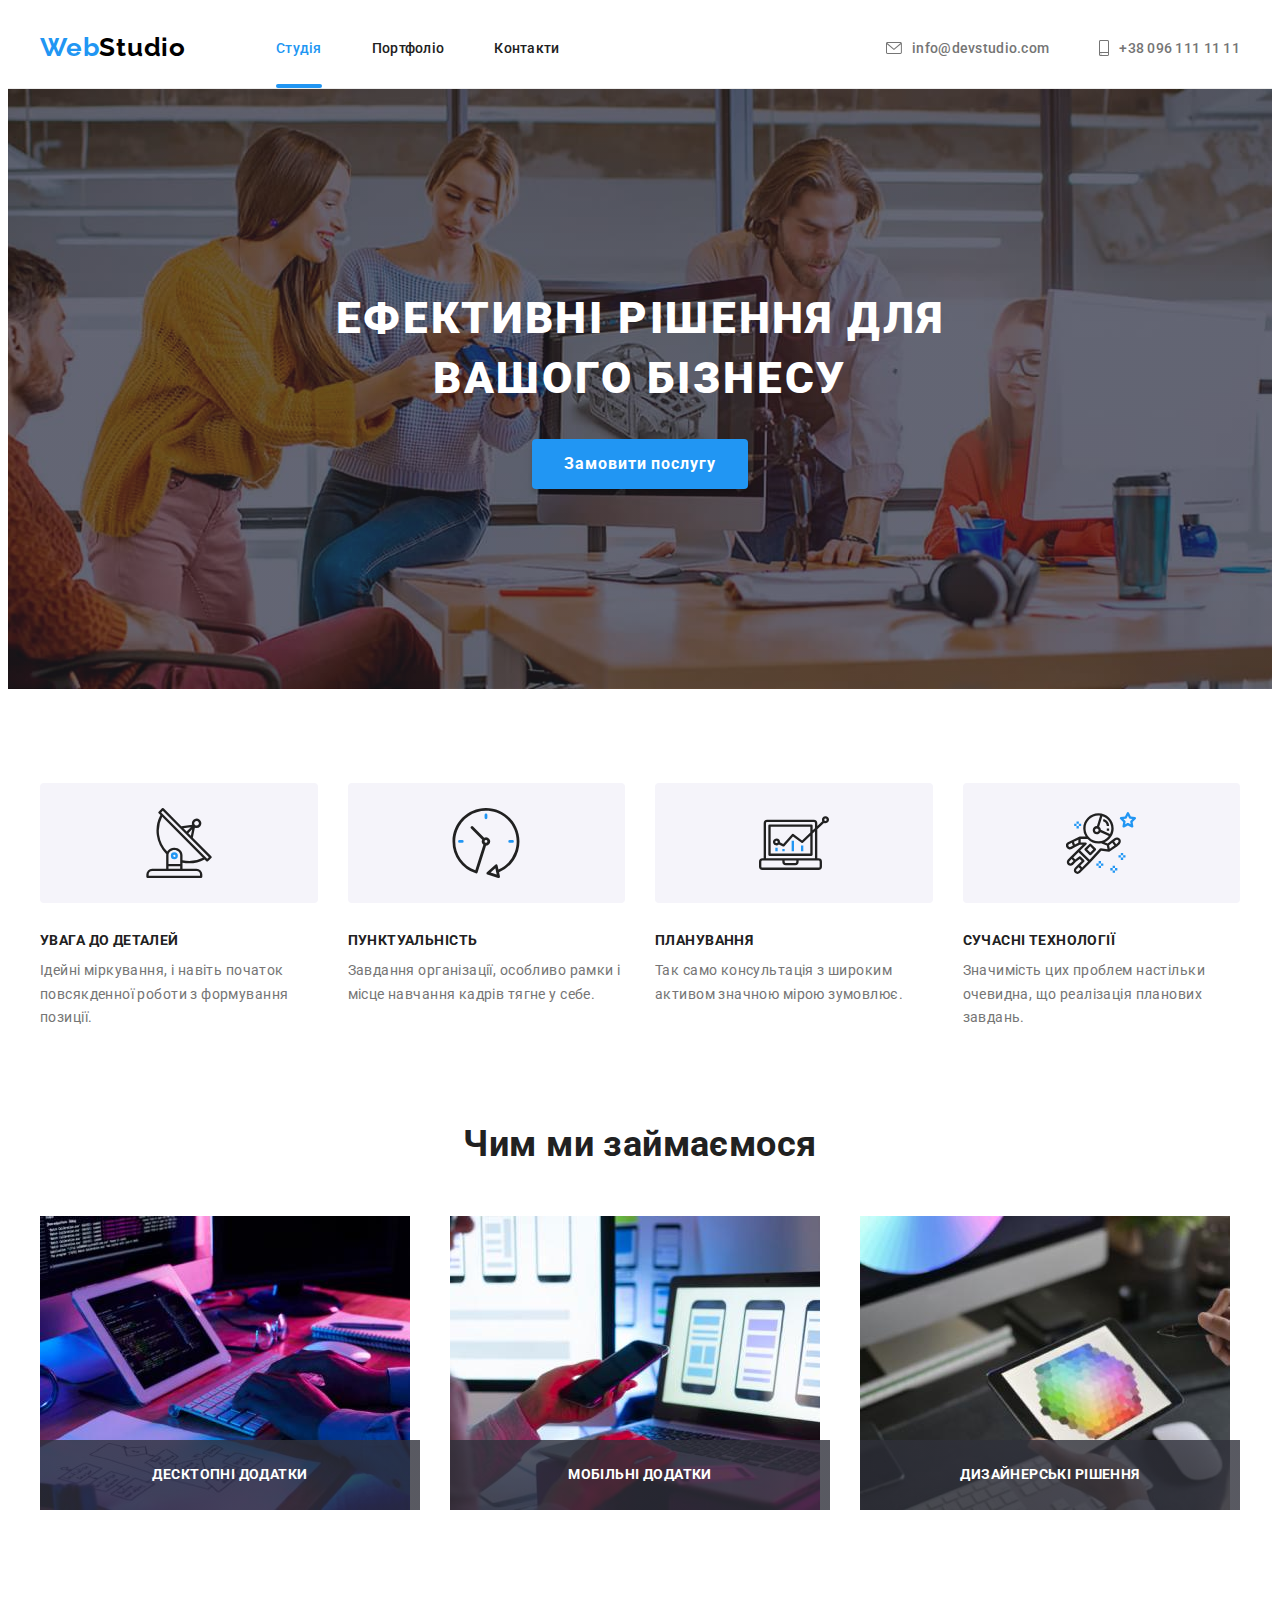
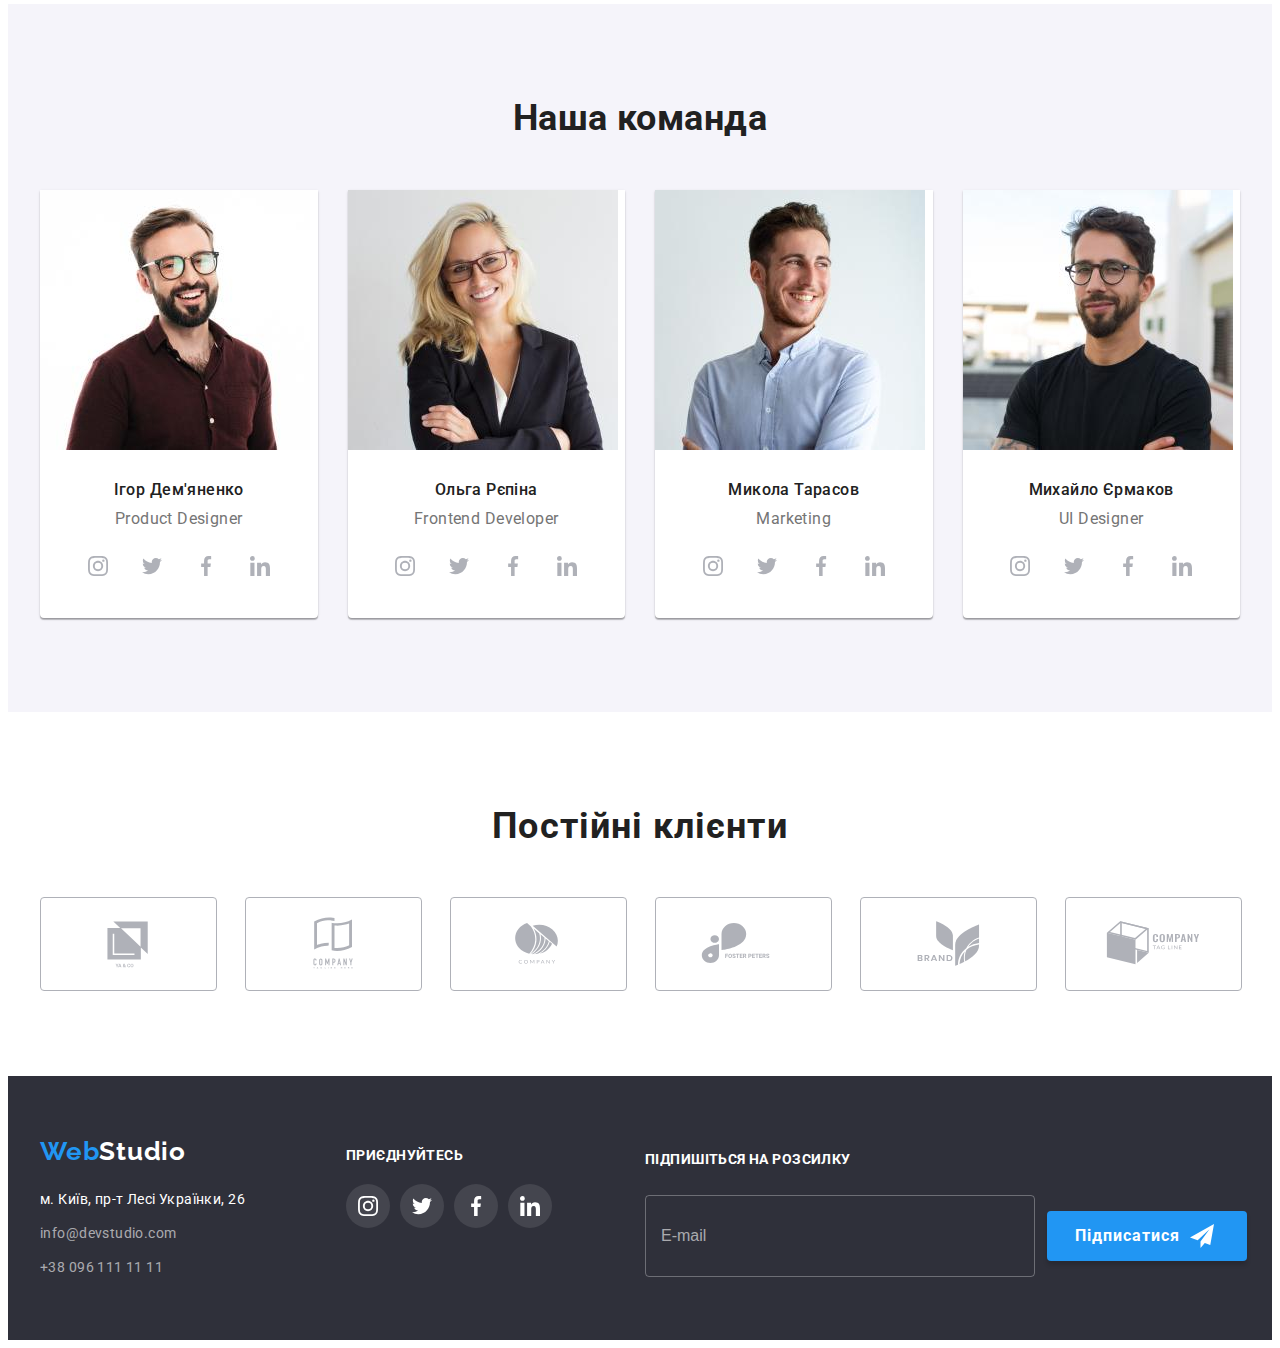
<file: index.html>
<!DOCTYPE html>
<html lang="uk">
  <head>
    <meta charset="UTF-8" />
    <meta http-equiv="X-UA-Compatible" content="IE=edge" />
    <meta name="viewport" content="width=device-width, initial-scale=1.0" />
    <title>Document</title>
    <link
      rel="stylesheet"
      href="https://cdnjs.cloudflare.com/ajax/libs/modern-normalize/1.1.0/modern-normalize.min.css"
      integrity="sha512-wpPYUAdjBVSE4KJnH1VR1HeZfpl1ub8YT/NKx4PuQ5NmX2tKuGu6U/JRp5y+Y8XG2tV+wKQpNHVUX03MfMFn9Q=="
      crossorigin="anonymous"
      referrerpolicy="no-referrer"
    />
    <link rel="preconnect" href="https://fonts.googleapis.com" />
    <link rel="preconnect" href="https://fonts.gstatic.com" crossorigin />
    <link
      href="https://fonts.googleapis.com/css2?family=Raleway:wght@700&family=Roboto:wght@400;500;700;900&display=swap"
      rel="stylesheet"
    />
    <link rel="stylesheet" href="./css/main.min.css" />
    <!-- <link rel="stylesheet" href="./css/styles.css" /> -->
  </head>
  <body>
    <!-- Хедер -->
    <header class="header">
      <div class="container header-nav">
        <nav class="nav">
          <a class="nav-logo logo" href="./index.html "
            ><span class="logo-accent">Web</span>Studio</a
          >
          <ul class="list nav-list">
            <li class="nav-item current-page">
              <a class="nav-item-link" href="./index.html">Студія</a>
            </li>
            <li class="nav-item"><a class="nav-item-link" href="./portfolio.html">Портфоліо</a></li>
            <li class="nav-item"><a class="nav-item-link" href="">Контакти</a></li>
          </ul>
        </nav>
        <a class="link link-mail" href="mailto:info@devstudio.com">
          <svg class="icon icon-mail" width="16" height="12">
            <use href="./images/icon/sprite.svg#icon-mail"></use>
          </svg>
          info@devstudio.com
        </a>
        <a class="link link-phone" href="tel:380961111111">
          <svg class="icon icon-smartphone" width="10" height="16">
            <use href="./images/icon/sprite.svg#icon-smartphone"></use>
          </svg>
          +38 096 111 11 11
        </a>
      </div>
    </header>
    <!-- Основний контент -->
    <main>
      <!-- Герой -->
      <section class="hero hero-grad">
        <h1 class="hero-title">
          Ефективні рішення для <br />
          вашого бізнесу
        </h1>
        <button data-modal-open class="hero-btn btn" type="button">Замовити послугу</button>
      </section>
      <!-- Наші переваги -->
      <section class="advantages section">
        <div class="container">
          <h2 class="advantages-title visually-hidden">Наші переваги</h2>
          <ul class="list advantages-list">
            <li class="advantages-item">
              <div class="advantages-icon">
                <svg class="icon-antenna" width="70" height="70">
                  <use href="./images/icon/sprite.svg#icon-antenna"></use>
                </svg>
              </div>
              <h3 class="advantages-item-title">Увага до деталей</h3>
              <p class="advantages-item-text">
                Ідейні міркування, і навіть початок повсякденної роботи з формування позиції.
              </p>
            </li>
            <li class="advantages-item">
              <div class="advantages-icon">
                <svg class="icon-clock" width="70" height="70">
                  <use href="./images/icon/sprite.svg#icon-clock"></use>
                </svg>
              </div>
              <h3 class="advantages-item-title">Пунктуальність</h3>
              <p class="advantages-item-text">
                Завдання організації, особливо рамки і місце навчання кадрів тягне у себе.
              </p>
            </li>
            <li class="advantages-item">
              <div class="advantages-icon">
                <svg class="icon-diagram" width="70" height="70">
                  <use href="./images/icon/sprite.svg#icon-diagram"></use>
                </svg>
              </div>
              <h3 class="advantages-item-title">Планування</h3>
              <p class="advantages-item-text">
                Так само консультація з широким активом значною мірою зумовлює.
              </p>
            </li>
            <li class="advantages-item">
              <div class="advantages-icon">
                <svg class="icon-astronaut" width="70" height="70">
                  <use href="./images/icon/sprite.svg#icon-astronaut"></use>
                </svg>
              </div>
              <h3 class="advantages-item-title">Сучасні технології</h3>
              <p class="advantages-item-text">
                Значимість цих проблем настільки очевидна, що реалізація планових завдань.
              </p>
            </li>
          </ul>
        </div>
      </section>
      <!-- Чим ми займаймось -->
      <section class="activity section">
        <div class="container">
          <h2 class="activity-title">Чим ми займаємося</h2>
          <ul class="list activity-list">
            <li class="activity-item">
              <img
                class="activity-img"
                src="./images/img-one.jpg"
                alt="Людина набирає код на планшеті за допомогою блютуз клавіатури"
                width="370"
                height="294"
              />
              <p class="activity-text">Десктопні додатки</p>
            </li>
            <li class="activity-item">
              <img
                class="activity-img"
                src="./images/img-two.jpg"
                alt="Людина звіряє розроблені макети на ноутбуці"
                width="370"
                height="294"
              />
              <p class="activity-text">Мобільні додатки</p>
            </li>
            <li class="activity-item">
              <img
                class="activity-img"
                src="./images/img-three.jpg"
                alt="Людина вибирає кольорову гамму на планшеті"
                width="370"
                height="294"
              />
              <p class="activity-text">Дизайнерські рішення</p>
            </li>
          </ul>
        </div>
      </section>
      <!-- Наша команда -->
      <section class="team section">
        <div class="team-container container">
          <h2 class="team-title">Наша команда</h2>
          <ul class="list team-list">
            <li class="team-item">
              <img
                class="team-item-img"
                src="./images/img-team-member-one.jpg"
                alt="Перший член команди"
                width="270"
                height="260"
              />
              <div class="team-item-desc">
                <h3 class="team-item-title">Ігор Дем'яненко</h3>
                <p class="team-item-text" lang="en">Product Designer</p>
                <ul class="list social-list-links">
                  <li class="social-list-item">
                    <a class="social-link" href="" aria-label="Instagram">
                      <svg class="social-icon icon-instagram" width="20" height="20">
                        <use href="./images/icon/sprite.svg#icon-instagram"></use>
                      </svg>
                    </a>
                  </li>
                  <li class="social-list-item">
                    <a class="social-link" href="" aria-label="Twitter">
                      <svg class="social-icon icon-twitter" width="20" height="20">
                        <use href="./images/icon/sprite.svg#icon-twitter"></use>
                      </svg>
                    </a>
                  </li>
                  <li class="social-list-item">
                    <a class="social-link" href="" aria-label="Facebook">
                      <svg class="social-icon icon-facebook" width="20" height="20">
                        <use href="./images/icon/sprite.svg#icon-facebook"></use>
                      </svg>
                    </a>
                  </li>
                  <li class="social-list-item">
                    <a class="social-link" href="" aria-label="Linkedin">
                      <svg class="social-icon icon-linkedin" width="20" height="20">
                        <use href="./images/icon/sprite.svg#icon-linkedin"></use>
                      </svg>
                    </a>
                  </li>
                </ul>
              </div>
            </li>
            <li class="team-item">
              <img
                class="team-item-img"
                src="./images/img-team-member-two.jpg"
                alt="Другий  член команди"
                width="270"
                height="260"
              />
              <div class="team-item-desc">
                <h3 class="team-item-title">Ольга Рєпіна</h3>
                <p class="team-item-text" lang="en">Frontend Developer</p>
                <ul class="list social-list-links">
                  <li class="social-list-item">
                    <a class="social-link" href="" aria-label="Instagram">
                      <svg class="social-icon icon-instagram" width="20" height="20">
                        <use href="./images/icon/sprite.svg#icon-instagram"></use>
                      </svg>
                    </a>
                  </li>
                  <li class="social-list-item">
                    <a class="social-link" href="" aria-label="Twitter">
                      <svg class="social-icon icon-twitter" width="20" height="20">
                        <use href="./images/icon/sprite.svg#icon-twitter"></use>
                      </svg>
                    </a>
                  </li>
                  <li class="social-list-item">
                    <a class="social-link" href="" aria-label="Facebook">
                      <svg class="social-icon icon-facebook" width="20" height="20">
                        <use href="./images/icon/sprite.svg#icon-facebook"></use>
                      </svg>
                    </a>
                  </li>
                  <li class="social-list-item">
                    <a class="social-link" href="" aria-label="Linkedin">
                      <svg class="social-icon icon-linkedin" width="20" height="20">
                        <use href="./images/icon/sprite.svg#icon-linkedin"></use>
                      </svg>
                    </a>
                  </li>
                </ul>
              </div>
            </li>
            <li class="team-item">
              <img
                class="team-item-img"
                src="./images/img-team-member-three.jpg"
                alt="Третій  член команди"
                width="270"
                height="260"
              />
              <div class="team-item-desc">
                <h3 class="team-item-title">Микола Тарасов</h3>
                <p class="team-item-text" lang="en">Marketing</p>
                <ul class="list social-list-links">
                  <li class="social-list-item">
                    <a class="social-link" href="" aria-label="Instagram">
                      <svg class="social-icon icon-instagram" width="20" height="20">
                        <use href="./images/icon/sprite.svg#icon-instagram"></use>
                      </svg>
                    </a>
                  </li>
                  <li class="social-list-item">
                    <a class="social-link" href="" aria-label="Twitter">
                      <svg class="social-icon icon-twitter" width="20" height="20">
                        <use href="./images/icon/sprite.svg#icon-twitter"></use>
                      </svg>
                    </a>
                  </li>
                  <li class="social-list-item">
                    <a class="social-link" href="" aria-label="Facebook">
                      <svg class="social-icon icon-facebook" width="20" height="20">
                        <use href="./images/icon/sprite.svg#icon-facebook"></use>
                      </svg>
                    </a>
                  </li>
                  <li class="social-list-item">
                    <a class="social-link" href="" aria-label="Linkedin">
                      <svg class="social-icon icon-linkedin" width="20" height="20">
                        <use href="./images/icon/sprite.svg#icon-linkedin"></use>
                      </svg>
                    </a>
                  </li>
                </ul>
              </div>
            </li>
            <li class="team-item">
              <img
                class="team-item-img"
                src="./images/img-team-member-four.jpg "
                alt="Четвертий  член команди"
                width="270"
                height="260"
              />
              <div class="team-item-desc">
                <h3 class="team-item-title">Михайло Єрмаков</h3>
                <p class="team-item-text" lang="en">UI Designer</p>
                <ul class="list social-list-links">
                  <li class="social-list-item">
                    <a class="social-link" href="" aria-label="Instagram">
                      <svg class="social-icon icon-instagram" width="20" height="20">
                        <use href="./images/icon/sprite.svg#icon-instagram"></use>
                      </svg>
                    </a>
                  </li>
                  <li class="social-list-item">
                    <a class="social-link" href="" aria-label="Twitter">
                      <svg class="social-icon icon-twitter" width="20" height="20">
                        <use href="./images/icon/sprite.svg#icon-twitter"></use>
                      </svg>
                    </a>
                  </li>
                  <li class="social-list-item">
                    <a class="social-link" href="" aria-label="Facebook">
                      <svg class="social-icon icon-facebook" width="20" height="20">
                        <use href="./images/icon/sprite.svg#icon-facebook"></use>
                      </svg>
                    </a>
                  </li>
                  <li class="social-list-item">
                    <a class="social-link" href="" aria-label="Linkedin">
                      <svg class="social-icon icon-linkedin" width="20" height="20">
                        <use href="./images/icon/sprite.svg#icon-linkedin"></use>
                      </svg>
                    </a>
                  </li>
                </ul>
              </div>
            </li>
          </ul>
        </div>
      </section>
      <!-- Постійні клієнти -->
      <section class="clients section">
        <div class="container clients-container">
          <h2 class="clients-title">Постійні клієнти</h2>
          <ul class="list clients-list">
            <li class="clients-item">
              <a class="link-company" href="" aria-label="First company">
                <svg class="company-icon icon-company-1" width="105" height="60">
                  <use href="./images/icon/sprite.svg#icon-company-1"></use>
                </svg>
              </a>
            </li>
            <li class="clients-item">
              <a class="link-company" href="" aria-label="Second company">
                <svg class="company-icon icon-company-2" width="105" height="60">
                  <use href="./images/icon/sprite.svg#icon-company-2"></use>
                </svg>
              </a>
            </li>
            <li class="clients-item">
              <a class="link-company" href="" aria-label="Third company">
                <svg class="company-icon icon-company-3" width="105" height="60">
                  <use href="./images/icon/sprite.svg#icon-company-3"></use>
                </svg>
              </a>
            </li>
            <li class="clients-item">
              <a class="link-company" href="" aria-label="Fourth company">
                <svg class="company-icon icon-company-4" width="105" height="60">
                  <use href="./images/icon/sprite.svg#icon-company-4"></use>
                </svg>
              </a>
            </li>
            <li class="clients-item">
              <a class="link-company" href="" aria-label="Fifth company">
                <svg class="company-icon icon-company-5" width="105" height="60">
                  <use href="./images/icon/sprite.svg#icon-company-5"></use>
                </svg>
              </a>
            </li>
            <li class="clients-item">
              <a class="link-company" href="" aria-label="Sixth company">
                <svg class="company-icon icon-company-6" width="105" height="60">
                  <use href="./images/icon/sprite.svg#icon-company-6"></use>
                </svg>
              </a>
            </li>
          </ul>
        </div>
      </section>
    </main>
    <!-- Підвал сторінки -->
    <footer class="footer">
      <div class="footer-container container">
        <div>
          <a class="nav-logo logo footer-logo" href="./index.html "
            ><span class="logo-accent">Web</span>Studio</a
          >
          <address class="address">
            <ul class="list address-list">
              <li class="address-item address-item-map">
                <a
                  class="address-item-link"
                  href="https://goo.gl/maps/CPtrU1FHBa2aNyZL9"
                  target="_blank"
                  rel="noopener noreferrer nofollow"
                  >м. Київ, пр-т Лесі Українки, 26</a
                >
              </li>
              <li class="address-item address-item-mail">
                <a class="link" href="mailto:info@devstudio.com">info@devstudio.com</a>
              </li>
              <li class="address-item address-item-phone">
                <a class="link" href="tel:380961111111">+38 096 111 11 11</a>
              </li>
            </ul>
          </address>
        </div>
        <section class="footer-social">
          <p class="text">Приєднуйтесь</p>
          <ul class="list social-list-links">
            <li class="social-list-item">
              <a class="social-link" href="" aria-label="Instagram">
                <svg class="social-icon icon-instagram" width="20" height="20">
                  <use href="./images/icon/sprite.svg#icon-instagram"></use>
                </svg>
              </a>
            </li>
            <li class="social-list-item">
              <a class="social-link" href="" aria-label="Twitter">
                <svg class="social-icon icon-twitter" width="20" height="20">
                  <use href="./images/icon/sprite.svg#icon-twitter"></use>
                </svg>
              </a>
            </li>
            <li class="social-list-item">
              <a class="social-link" href="" aria-label="Facebook">
                <svg class="social-icon icon-facebook" width="20" height="20">
                  <use href="./images/icon/sprite.svg#icon-facebook"></use>
                </svg>
              </a>
            </li>
            <li class="social-list-item">
              <a class="social-link" href="" aria-label="Linkedin">
                <svg class="social-icon icon-linkedin" width="20" height="20">
                  <use href="./images/icon/sprite.svg#icon-linkedin"></use>
                </svg>
              </a>
            </li>
          </ul>
        </section>
        <form class="footer-mail" name="footer-mail">
          <p class="footer-mail-text">Підпишіться на розсилку</p>
          <div class="footer-mail-group">
            <label class="footer-mail-group-field">
              <input
                class="footer-mail-field"
                type="email"
                name="footer-mail-field"
                placeholder="E-mail"
                required
              />
            </label>
            <button class="btn footer-mail-btn" type="submit">
              Підписатися
              <svg class="footer-mail-btn-icon" width="24" height="24">
                <use href="./images/icon/sprite.svg#icon-send"></use>
              </svg>
            </button>
          </div>
        </form>
      </div>
    </footer>

    <!-- 
		==================
		Modal window
		==================
	  -->
    <div data-modal class="backdrop is-hidden">
      <div class="modal">
        <button data-modal-close class="modal-btn" type="button">
          <svg class="icon icon-close" width="11" height="11">
            <use href="./images/icon/sprite.svg#icon-close"></use>
          </svg>
        </button>

        <h2 class="modal-title">Залиште свої дані, ми вам передзвонимо</h2>
        <form class="modal-form" name="modal-form">
          <div class="modal-form-group" role="group">
            <label class="modal-form-label" for="user_name">Ім'я</label>
            <div class="modal-form-wrapper">
              <input
                class="modal-form-field"
                type="text"
                name="user_name"
                id="user_name"
                required
                minlength="3"
                placeholder=" "
              />
              <svg class="modal-form-icon" width="18" height="18">
                <use href="./images/icon/sprite.svg#icon-person"></use>
              </svg>
            </div>
            <label class="modal-form-label" for="user_phone">Телефон</label>
            <div class="modal-form-wrapper">
              <input
                class="modal-form-field"
                type="tel"
                name="user_phone"
                id="user_phone"
                placeholder=" "
              />
              <svg class="modal-form-icon" width="18" height="18">
                <use href="./images/icon/sprite.svg#icon-phone"></use>
              </svg>
            </div>
            <label class="modal-form-label" for="user_mail">Пошта</label>
            <div class="modal-form-wrapper">
              <input
                class="modal-form-field"
                type="text"
                name="user_mail"
                id="user_mail"
                placeholder=" "
              />
              <svg class="modal-form-icon" width="18" height="18">
                <use href="./images/icon/sprite.svg#icon-email"></use>
              </svg>
            </div>
            <label class="modal-form-label" for="user_message">Коментар</label>
            <textarea
              class="modal-form-message"
              name="user_message"
              id="user_message"
              rows="6"
              placeholder="Введіть текст"
            ></textarea>
          </div>
          <div class="modal-form-agreement" role="group">
            <input class="modal-form-checkbox" type="checkbox" id="user_agreement" />
            <svg class="modal-form-agreement-icon" width="11" height="8">
              <use href="./images/icon/sprite.svg#icon-check"></use>
            </svg>
            <label class="modal-form-agreement-desc" for="user_agreement">
              Погоджуюся з розсилкою та приймаю
              <a class="modal-form-agreement-link" href="">Умови договору</a>
            </label>
          </div>
          <button class="modal-form-btn btn" type="submit">Відправити</button>
        </form>
      </div>
    </div>

    <script src="./js/modal.js"></script>
  </body>
</html>
</file>
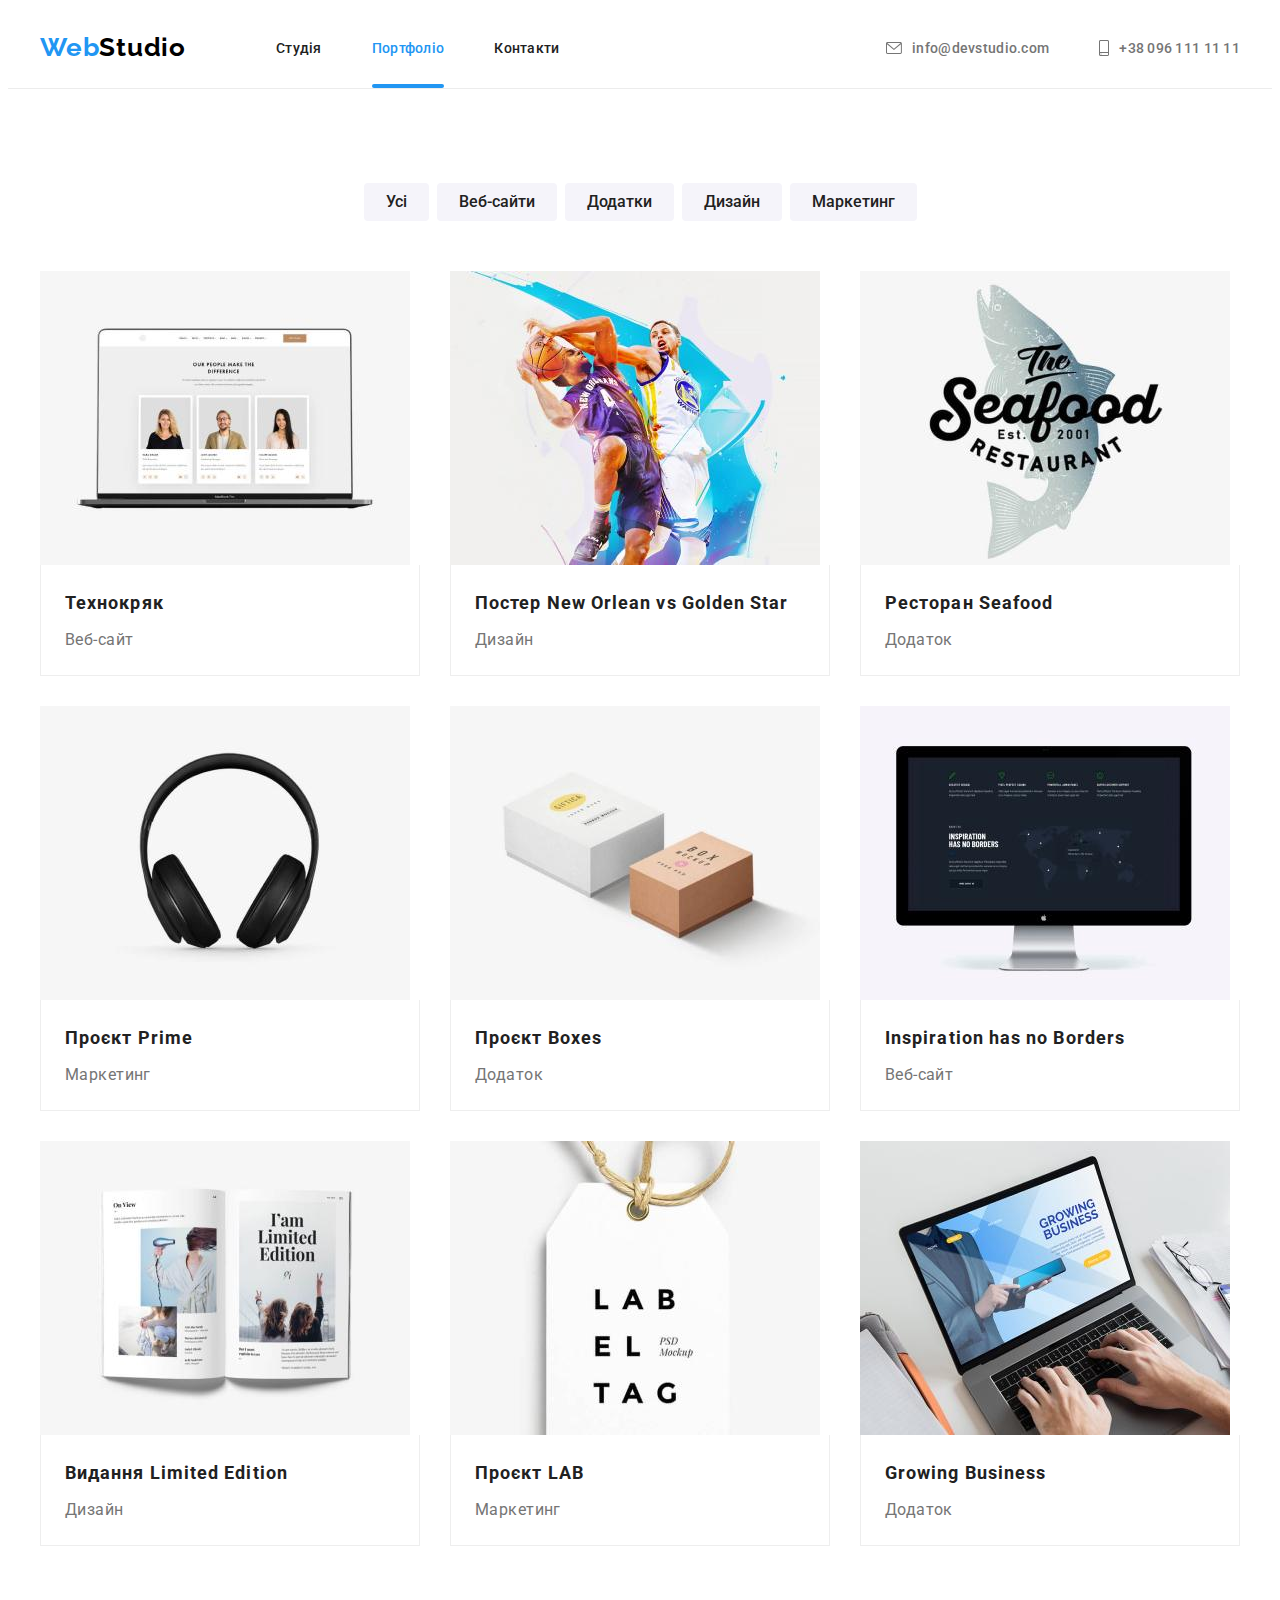
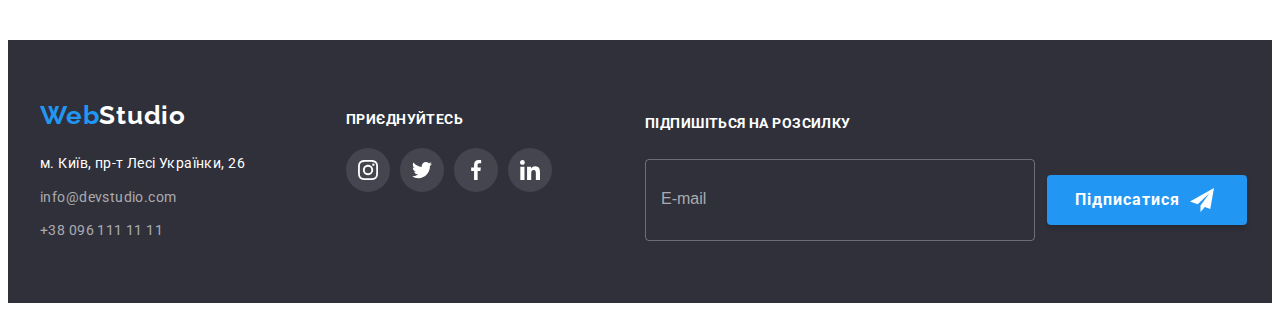
<file: portfolio.html>
<!DOCTYPE html>
<html lang="uk">
  <head>
    <meta charset="UTF-8" />
    <meta http-equiv="X-UA-Compatible" content="IE=edge" />
    <meta name="viewport" content="width=device-width, initial-scale=1.0" />
    <title>Document</title>
    <link
      rel="stylesheet"
      href="https://cdnjs.cloudflare.com/ajax/libs/modern-normalize/1.1.0/modern-normalize.min.css"
      integrity="sha512-wpPYUAdjBVSE4KJnH1VR1HeZfpl1ub8YT/NKx4PuQ5NmX2tKuGu6U/JRp5y+Y8XG2tV+wKQpNHVUX03MfMFn9Q=="
      crossorigin="anonymous"
      referrerpolicy="no-referrer"
    />
    <link rel="preconnect" href="https://fonts.googleapis.com" />
    <link rel="preconnect" href="https://fonts.gstatic.com" crossorigin />
    <link
      href="https://fonts.googleapis.com/css2?family=Raleway:wght@700&family=Roboto:wght@400;500;700;900&display=swap"
      rel="stylesheet"
    />
    <link rel="stylesheet" href="./css/main.min.css" />
    <!-- <link rel="stylesheet" href="./css/styles.css" /> -->
  </head>
  <body>
    <!-- Хедер -->
    <header class="header">
      <div class="container header-nav">
        <nav class="nav">
          <a class="nav-logo logo" href="./index.html "
            ><span class="logo-accent">Web</span>Studio</a
          >
          <ul class="list nav-list">
            <li class="nav-item">
              <a class="nav-item-link" href="./index.html">Студія</a>
            </li>
            <li class="nav-item current-page">
              <a class="nav-item-link" href="./portfolio.html">Портфоліо</a>
            </li>
            <li class="nav-item"><a class="nav-item-link" href="">Контакти</a></li>
          </ul>
        </nav>
        <a class="link link-mail" href="mailto:info@devstudio.com">
          <svg class="icon icon-mail" width="16" height="12">
            <use href="./images/icon/sprite.svg#icon-mail"></use>
          </svg>
          info@devstudio.com
        </a>
        <a class="link link-phone" href="tel:380961111111">
          <svg class="icon icon-smartphone" width="10" height="16">
            <use href="./images/icon/sprite.svg#icon-smartphone"></use>
          </svg>
          +38 096 111 11 11
        </a>
      </div>
    </header>
    <!-- Основний контент -->
    <main>
      <!-- Зразки робіт -->
      <section class="works section">
        <div class="works-container container">
          <h1 class="works-title visually-hidden">Зразки робіт</h1>
          <!-- Фільтер зразків робіт -->
          <ul class="list works-filter">
            <li class="works-filter-item">
              <button class="filter-btn btn" type="button">Усі</button>
            </li>
            <li class="works-filter-item">
              <button class="filter-btn btn" type="button">Веб-сайти</button>
            </li>
            <li class="works-filter-item">
              <button class="filter-btn btn" type="button">Додатки</button>
            </li>
            <li class="works-filter-item">
              <button class="filter-btn btn" type="button">Дизайн</button>
            </li>
            <li class="works-filter-item">
              <button class="filter-btn btn" type="button">Маркетинг</button>
            </li>
          </ul>
          <!-- Зразки робіт -->
          <ul class="list works-list">
            <li class="works-item">
              <a href="" class="works-link">
                <div class="works-thumb">
                  <img
                    src="./images/portfolio/portfolio-one.jpg"
                    alt="Ноутбук в якому відкрита вкладка на сайт Технокряк"
                    class="work-list-img"
                    width="370"
                    height="294"
                  />
                  <div class="overlay">
                    <p class="ovetlay-text">
                      Ресурс пропонує комплексні пропозиції з різним рівнем функціоналу та сервісів.
                      Все це дозволить відвідувачу отримати вичерпні відомості про компанію чи
                      приватну особу.
                    </p>
                  </div>
                </div>
                <div class="works-item-text">
                  <h2 class="work-list-title">Технокряк</h2>
                  <p class="work-list-desc">Веб-сайт</p>
                </div>
              </a>
            </li>
            <li class="works-item">
              <a href="" class="works-link">
                <div class="works-thumb">
                  <img
                    src="./images/portfolio/portfolio-two.jpg"
                    alt="Постер гравця в баскетбол із New Orlean та гравця із Golden Star"
                    class="work-list-img"
                    width="370"
                    height="294"
                  />
                  <div class="overlay">
                    <p class="ovetlay-text">
                      Ресурс пропонує комплексні пропозиції з різним рівнем функціоналу та сервісів.
                      Все це дозволить відвідувачу отримати вичерпні відомості про компанію чи
                      приватну особу.
                    </p>
                  </div>
                </div>
                <div class="works-item-text">
                  <h2 class="work-list-title">Постер New Orlean vs Golden Star</h2>
                  <p class="work-list-desc">Дизайн</p>
                </div>
              </a>
            </li>
            <li class="works-item">
              <a href="" class="works-link">
                <div class="works-thumb">
                  <img
                    src="./images/portfolio/portfolio-three.jpg"
                    alt="Назва ресторану на передньому фоні та риба на задньому"
                    class="work-list-img"
                    width="370"
                    height="294"
                  />
                  <div class="overlay">
                    <p class="ovetlay-text">
                      Ресурс пропонує комплексні пропозиції з різним рівнем функціоналу та сервісів.
                      Все це дозволить відвідувачу отримати вичерпні відомості про компанію чи
                      приватну особу.
                    </p>
                  </div>
                </div>
                <div class="works-item-text">
                  <h2 class="work-list-title">Ресторан Seafood</h2>
                  <p class="work-list-desc">Додаток</p>
                </div>
              </a>
            </li>
            <li class="works-item">
              <a href="" class="works-link">
                <div class="works-thumb">
                  <img
                    src="./images/portfolio/portfolio-four.jpg"
                    alt="Чорні наушники"
                    class="work-list-img"
                    width="370"
                    height="294"
                  />
                  <div class="overlay">
                    <p class="ovetlay-text">
                      Ресурс пропонує комплексні пропозиції з різним рівнем функціоналу та сервісів.
                      Все це дозволить відвідувачу отримати вичерпні відомості про компанію чи
                      приватну особу.
                    </p>
                  </div>
                </div>
                <div class="works-item-text">
                  <h2 class="work-list-title">Проєкт Prime</h2>
                  <p class="work-list-desc">Маркетинг</p>
                </div>
              </a>
            </li>
            <li class="works-item">
              <a href="" class="works-link">
                <div class="works-thumb">
                  <img
                    src="./images/portfolio/portfolio-five.jpg"
                    alt="Дві коробки біла більше розміром та менша коричнева"
                    class="work-list-img"
                    width="370"
                    height="294"
                  />
                  <div class="overlay">
                    <p class="ovetlay-text">
                      Ресурс пропонує комплексні пропозиції з різним рівнем функціоналу та сервісів.
                      Все це дозволить відвідувачу отримати вичерпні відомості про компанію чи
                      приватну особу.
                    </p>
                  </div>
                </div>
                <div class="works-item-text">
                  <h2 class="work-list-title">Проєкт Boxes</h2>
                  <p class="work-list-desc">Додаток</p>
                </div>
              </a>
            </li>
            <li class="works-item">
              <a href="" class="works-link">
                <div class="works-thumb">
                  <img
                    src="./images/portfolio/portfolio-six.jpg"
                    alt="Монітор на якому зоображений веб-сайт"
                    class="work-list-img"
                    width="370"
                    height="294"
                  />
                  <div class="overlay">
                    <p class="ovetlay-text">
                      Ресурс пропонує комплексні пропозиції з різним рівнем функціоналу та сервісів.
                      Все це дозволить відвідувачу отримати вичерпні відомості про компанію чи
                      приватну особу.
                    </p>
                  </div>
                </div>
                <div class="works-item-text">
                  <h2 class="work-list-title">Inspiration has no Borders</h2>
                  <p class="work-list-desc">Веб-сайт</p>
                </div>
              </a>
            </li>
            <li class="works-item">
              <a href="" class="works-link">
                <div class="works-thumb">
                  <img
                    src="./images/portfolio/portfolio-seven.jpg"
                    alt="Відчинений журнал про моду та косметику"
                    class="work-list-img"
                    width="370"
                    height="294"
                  />
                  <div class="overlay">
                    <p class="ovetlay-text">
                      Ресурс пропонує комплексні пропозиції з різним рівнем функціоналу та сервісів.
                      Все це дозволить відвідувачу отримати вичерпні відомості про компанію чи
                      приватну особу.
                    </p>
                  </div>
                </div>
                <div class="works-item-text">
                  <h2 class="work-list-title">Видання Limited Edition</h2>
                  <p class="work-list-desc">Дизайн</p>
                </div>
              </a>
            </li>
            <li class="works-item">
              <a href="" class="works-link">
                <div class="works-thumb">
                  <img
                    src="./images/portfolio/portfolio-eight.jpg"
                    alt="Бірка із написа назви проєкту LAB"
                    class="work-list-img"
                    width="370"
                    height="294"
                  />
                  <div class="overlay">
                    <p class="ovetlay-text">
                      Ресурс пропонує комплексні пропозиції з різним рівнем функціоналу та сервісів.
                      Все це дозволить відвідувачу отримати вичерпні відомості про компанію чи
                      приватну особу.
                    </p>
                  </div>
                </div>
                <div class="works-item-text">
                  <h2 class="work-list-title">Проєкт LAB</h2>
                  <p class="work-list-desc">Маркетинг</p>
                </div>
              </a>
            </li>
            <li class="works-item">
              <a href="" class="works-link">
                <div class="works-thumb">
                  <img
                    src="./images/portfolio/portfolio-nine.jpg"
                    alt="Ноутбук в якому людина працює в додатку"
                    class="work-list-img"
                    width="370"
                    height="294"
                  />
                  <div class="overlay">
                    <p class="ovetlay-text">
                      Ресурс пропонує комплексні пропозиції з різним рівнем функціоналу та сервісів.
                      Все це дозволить відвідувачу отримати вичерпні відомості про компанію чи
                      приватну особу.
                    </p>
                  </div>
                </div>
                <div class="works-item-text">
                  <h2 class="work-list-title">Growing Business</h2>
                  <p class="work-list-desc">Додаток</p>
                </div>
              </a>
            </li>
          </ul>
        </div>
      </section>
    </main>
    <!-- Підвал сторінки -->
    <footer class="footer">
      <div class="footer-container container">
        <div>
          <a class="nav-logo logo footer-logo" href="./index.html "
            ><span class="logo-accent">Web</span>Studio</a
          >
          <address class="address">
            <ul class="list address-list">
              <li class="address-item address-item-map">
                <a
                  class="address-item-link"
                  href="https://goo.gl/maps/CPtrU1FHBa2aNyZL9"
                  target="_blank"
                  rel="noopener noreferrer nofollow"
                  >м. Київ, пр-т Лесі Українки, 26</a
                >
              </li>
              <li class="address-item address-item-mail">
                <a class="link" href="mailto:info@devstudio.com">info@devstudio.com</a>
              </li>
              <li class="address-item address-item-phone">
                <a class="link" href="tel:380961111111">+38 096 111 11 11</a>
              </li>
            </ul>
          </address>
        </div>
        <section class="footer-social">
          <p class="text">Приєднуйтесь</p>
          <ul class="list social-list-links">
            <li class="social-list-item">
              <a class="social-link" href="" aria-label="Instagram">
                <svg class="social-icon icon-instagram" width="20" height="20">
                  <use href="./images/icon/sprite.svg#icon-instagram"></use>
                </svg>
              </a>
            </li>
            <li class="social-list-item">
              <a class="social-link" href="" aria-label="Twitter">
                <svg class="social-icon icon-twitter" width="20" height="20">
                  <use href="./images/icon/sprite.svg#icon-twitter"></use>
                </svg>
              </a>
            </li>
            <li class="social-list-item">
              <a class="social-link" href="" aria-label="Facebook">
                <svg class="social-icon icon-facebook" width="20" height="20">
                  <use href="./images/icon/sprite.svg#icon-facebook"></use>
                </svg>
              </a>
            </li>
            <li class="social-list-item">
              <a class="social-link" href="" aria-label="Linkedin">
                <svg class="social-icon icon-linkedin" width="20" height="20">
                  <use href="./images/icon/sprite.svg#icon-linkedin"></use>
                </svg>
              </a>
            </li>
          </ul>
        </section>
        <form class="footer-mail" name="footer-mail">
          <p class="footer-mail-text">Підпишіться на розсилку</p>
          <div class="footer-mail-group">
            <label class="footer-mail-group-field">
              <input
                class="footer-mail-field"
                type="email"
                name="footer-mail-field"
                placeholder="E-mail"
                required
              />
            </label>
            <button class="btn footer-mail-btn" type="submit">
              Підписатися
              <svg class="footer-mail-btn-icon" width="24" height="24">
                <use href="./images/icon/sprite.svg#icon-send"></use>
              </svg>
            </button>
          </div>
        </form>
      </div>
    </footer>
  </body>
</html>
</file>
<file: css/styles.css>
:root {
	--primary-text-color: #757575;
	--title-text-color: #212121;
	--accent-color: #2196F3;
	--primary-white-color: #FFFFFF;
	--secondary-background-color: #F5F4FA;
	--primary-background-color: #F5F5F5;
	--accent-background-color: #2F303A;
	--primary-black-color: #000000;
	--header-border: #ECECEC;


	--primary-icon-color: #AFB1B8;


	/* Змінні анімації */
	--primary-animation-time: 250ms;
	--primary-animation-function: cubic-bezier(0.4, 0, 0.2, 1);
}

body {
	font-family: 'Roboto',
		sans-serif;
	font-size: 14px;
	line-height: 1.7;
	font-weight: 400;
	letter-spacing: 0.03em;

	background-color: var(--primary-background-colorr);
	color: var(--primary-text-color);

}

/* 
=====================
Збиваєм відступи h,p,img,list
=====================
*/

h1,
h2,
h3,
h4,
h5,
h6,
p {
	margin: 0;
}

img {
	display: block;
	max-width: 100%;
	height: auto;
}

.list {
	list-style: none;
	margin: 0px;
	padding: 0;
}

/* 
===================
Загальні властивості для контейнера, кнопок та посилань
===================
*/

.visually-hidden {
	position: absolute;
	width: 1px;
	height: 1px;
	margin: -1px;
	padding: 0;
	overflow: hidden;
	border: 0;
	clip: rect(0 0 0 0);
}

.section {
	padding-top: 94px;
	padding-bottom: 94px;
}

.container {
	margin-left: auto;
	margin-right: auto;

	width: 1200px;
	padding: 0 15px;

	/* outline: 2px dashed red; */
}

.btn {
	font-family: inherit;
	cursor: pointer;
	border: 0px;
}

.link {
	text-decoration: none;
	color: inherit;
	transition-property: color;
	transition-duration: var(--primary-animation-time);
	transition-timing-function: cubic-bezier(0.4, 0, 0.2, 1);

}

.link:hover,
.link:focus {
	color: var(--accent-color);
}

/* 
===================
Група для задання візуального вигляду хедеру 
===================
*/


.header {
	background-color: var(--primary-white-color);
	border-bottom: 1px solid var(--header-border);
}

.header-nav {
	display: flex;
	align-items: center;
}

.nav {
	display: flex;
	align-items: center;
}

.nav-logo {}

.logo {
	margin-right: 90px;

	font-family: 'Raleway',
		sans-serif;
	font-weight: 700;
	font-size: 26px;
	line-height: 1.2;
	letter-spacing: 0.03em;

	text-decoration: none;
	color: var(--primary-black-color);
}

.logo>span {
	color: var(--accent-color);
}

.nav-list {
	list-style: none;
	display: flex;
}

.nav-item>a {
	padding-top: 32px;
	padding-bottom: 32px;

	display: inline-block;

	text-decoration: none;
	color: var(--title-text-color);
	transition-property: color;
	transition-duration: var(--primary-animation-time);
	transition-timing-function: cubic-bezier(0.4, 0, 0.2, 1);
}

.nav-item:not(:last-child) {
	margin-right: 50px;
}

.nav-item {
	position: relative;

	font-weight: 500;
	font-size: 14px;
	line-height: 1.15;
	letter-spacing: 0.02em;
}

.nav-item.current-page>a {
	color: var(--accent-color);
}

.nav-item.current-page::after {
	position: absolute;
	bottom: 0;
	left: 0;

	content: '';
	width: 100%;
	height: 4px;
	background-color: var(--accent-color);
	border-radius: 2px;
}

.nav-item a:hover,
.nav-item a:focus {
	color: var(--accent-color);
}

/* 
==============
Стилі для електронки та телефону із хедеру
==============
*/

.link-mail,
.link-phone {
	padding-top: 32px;
	padding-bottom: 32px;

	display: flex;
	align-items: center;

	font-weight: 500;
	font-size: 14px;
	line-height: 1.15;
	letter-spacing: 0.02em;

	text-decoration: none;
	color: var(--primary-text-color);
	transition-property: color;
	transition-duration: var(--primary-animation-time);
	transition-timing-function: cubic-bezier(0.4, 0, 0.2, 1);
}

.link-mail {
	margin-left: auto;
	margin-right: 50px;
}

.link-phone {}

.header .icon {
	margin-right: 10px;
}

.icon-mail {
	fill: currentColor;
}

.icon-smartphone {
	fill: currentColor;
}



/* 
===================
Підвал
===================
 */

.footer {
	background-color: var(--accent-background-color);
	padding-top: 60px;
	padding-bottom: 60px;
}

.footer-container {
	display: flex;
}

.footer .logo {
	color: var(--primary-white-color);
}

.address {}

.address-list {
	margin-top: 20px;

	list-style: none;
	font-style: normal;
}

.address-item:not(:last-child) {
	margin-bottom: 10px;
}

.address-item-map>a {


	color: var(--primary-white-color);
	text-decoration: none;
}

.address-item-phone,
.address-item-mail {
	color: rgba(255, 255, 255, 0.6);
}

.address-item-phone {}

.footer-social {
	margin-left: 70px;
	padding-top: 12px;
}

.footer-social .text {
	font-weight: 700;
	font-size: 14px;
	line-height: 1.14;
	letter-spacing: 0.03em;
	text-transform: uppercase;

	color: var(--primary-white-color);

}

.footer-social .social-list-links {
	margin-top: 20px;
}

.footer-social .social-link {
	width: 44px;
	height: 44px;

	background-color: rgba(255, 255, 255, 0.1);
	color: var(--primary-white-color);
	transition-property: background-color;
	transition-duration: var(--primary-animation-time);
	transition-timing-function: cubic-bezier(0.4, 0, 0.2, 1);
}


.social-list-item {}

.social-link {}

.social-icon {}

.icon-instagram {}

/* 
======================
	Форма в футері
======================
*/

.footer-mail {
	margin-left: 93px;
	margin-top: 12px;
}

.footer-mail-group {
	display: flex;
	align-items: center;
	justify-content: center;
}

.footer-mail-text {
	margin-bottom: 23px;

	font-weight: 700;
	font-size: 14px;
	line-height: 16/14;
	text-transform: uppercase;

	color: var(--primary-white-color);
}

.footer-mail-group-field {}

.footer-mail-field {
	height: 50px;
	width: 358px;
	padding: 15px;
	margin-right: 12px;

	color: var(--primary-white-color);

	border: 1px solid rgba(255, 255, 255, 0.3);
	background-color: transparent;
	border-radius: 4px;
}

.filter-mail-field::placeholder {

	font-size: 16px;
	line-height: 1.25;

	color: rgba(255, 255, 255, 0.6);

}

.btn {}

.footer-mail-btn {
	width: 200px;
	height: 50px;
	padding: 0 28px;

	display: flex;
	align-items: center;
	text-align: center;
	gap: 10px;

	font-weight: 700;
	font-size: 16px;
	line-height: 1.88;

	letter-spacing: 0.06em;
	color: var(--primary-white-color);

	background-color: var(--accent-color);
	box-shadow: 0px 4px 4px rgba(0, 0, 0, 0.15);
	border-radius: 4px;

}

.footer-mail-btn-icon {
	fill: var(--primary-white-color);
}

/* 
==============
Стилі для основної частини index.html
==============
*/
/* 
==============
Стилі для герой 
==============
*/
.hero {
	padding-top: 200px;
	padding-bottom: 200px;

	background-color: var(--accent-background-color);
	background-image: linear-gradient(rgba(47, 48, 58, 0.4), rgba(47, 48, 58, 0.4)),
		url("../images/hero.jpg");
	background-repeat: no-repeat;
	background-position: center;
	background-size: 1600px;

}

.hero-title {
	margin: 0 auto;
	margin-bottom: 30px;

	font-weight: 900;
	font-size: 44px;
	line-height: 1.36;
	text-align: center;
	letter-spacing: 0.06em;
	text-transform: uppercase;


	color: var(--primary-white-color);
}

.hero-btn {
	margin: 0 auto;
	padding: 0;

	display: block;
	min-width: 216px;
	min-height: 50px;

	font-weight: 700;
	font-size: 16px;
	line-height: 1.88;
	align-items: center;
	letter-spacing: 0.06em;


	box-shadow: 0px 4px 4px rgba(0, 0, 0, 0.15);
	border-radius: 4px;
	color: var(--primary-white-color);
	background-color: var(--accent-color);
}

/* 
==============
Стилі для наших переваг
==============
*/
.advantages {}

.advantages-title {}

.advantages-list {
	display: flex;
	flex-wrap: wrap;
	gap: 30px;

}

.advantages-item {
	flex-basis: calc((100% - 3*30px)/4);
}

.advantages-icon {
	margin-bottom: 30px;

	display: flex;
	height: 120px;
	align-items: center;
	justify-content: center;

	border-radius: 4px;
	background-color: var(--secondary-background-color);
}


.advantages-item-title {
	margin-bottom: 10px;

	font-weight: 700;
	font-size: 14px;
	line-height: 1.14;
	text-transform: uppercase;

	color: var(--title-text-color);
}

.advantages-item-text {}

/* 
==============
Чим ми займаймось
==============
*/

.activity {
	padding-top: 0;
}

.activity-title {
	margin-bottom: 50px;

	font-weight: 700;
	font-size: 36px;
	line-height: 1.16;
	text-align: center;

	color: var(--title-text-color);
}

.activity-list {
	display: flex;
	flex-wrap: wrap;
	gap: 30px;
}

.activity-item {
	position: relative;
	flex-basis: calc((100% - 2*30px)/3);
}

.activity-img {}

.activity-text {
	position: absolute;
	bottom: 0;

	width: 100%;
	height: 70px;
	display: flex;
	justify-content: center;
	align-items: center;

	font-weight: 700;
	font-size: 14px;
	line-height: 1.14;
	letter-spacing: 0.03em;
	text-transform: uppercase;

	color: var(--primary-white-color);
	background-image: linear-gradient(rgba(47, 48, 58, 0.8), rgba(47, 48, 58, 0.8));
}

/* 
==============
Наша команда
==============
*/
.team {
	background-color: var(--secondary-background-color);
}

.team-container {}


.team-title {
	margin-bottom: 50px;
	font-weight: 700;
	font-size: 36px;
	line-height: 1.16;
	text-align: center;

	color: var(--title-text-color);
}

.team-list {
	display: flex;
	flex-wrap: wrap;
	gap: 30px;
}

.team-item {
	flex-basis: calc((100% - 3*30px)/4);

	box-shadow: 0px 1px 3px rgba(0, 0, 0, 0.12),
		0px 1px 1px rgba(0, 0, 0, 0.14),
		0px 2px 1px rgba(0, 0, 0, 0.2);
	border-radius: 0px 0px 4px 4px;
	background-color: var(--primary-white-color);
}

.team-item-img {}

.team-item-desc {
	padding-top: 30px;
	padding-bottom: 30px;
}

.team-item-title {
	margin-bottom: 10px;

	font-weight: 500;
	font-size: 16px;
	line-height: 1.19;
	text-align: center;

	color: var(--title-text-color);
}

.team-item-text {
	font-size: 16px;
	line-height: 1.19;
	text-align: center;
}

.social-list-links {
	margin-top: 16px;
	display: flex;
	gap: 10px;
	justify-content: center;
}

.social-list-item {
	display: flex;
	justify-content: center;
	align-items: center;
}

.social-link:focus-visible {
	outline: none;
}

.social-link:hover,
.social-link:focus {
	background-color: var(--accent-color);
	color: var(--primary-white-color);
}

.social-link {
	display: flex;
	justify-content: center;
	align-items: center;
	width: 44px;
	height: 44px;

	color: var(--primary-icon-color);
	border-radius: 50%;
	text-decoration: none;
	transition-property: color, background-color;
	transition-duration: var(--primary-animation-time);
	transition-timing-function: cubic-bezier(0.4, 0, 0.2, 1);
}

.social-icon {
	fill: currentColor;
}

/* 
==============
	Стилі для групи постійних клієнтів
==============
*/

.clients {
	padding-bottom: 87px;
}

.clients-container {}

.section {}

.clients-title {
	margin-bottom: 50px;

	font-weight: 700;
	font-size: 36px;
	line-height: 1.16;
	text-align: center;
	letter-spacing: 0.03em;

	color: var(--title-text-color);
}

.list {}

.clients-list {
	display: flex;
	gap: 30px;

}

.clients-item {
	height: 92px;
	flex-basis: calc((100% - 5*30px)/6);

	color: var(--primary-icon-color);
}

.link-company {
	width: 100%;
	height: 100%;
	display: flex;
	justify-content: center;
	align-items: center;

	border: 1px solid var(--primary-icon-color);
	border-radius: 4px;

	text-decoration: none;
	color: inherit;
	transition-property: border-color, color;
	transition-duration: var(--primary-animation-time);
	transition-timing-function: cubic-bezier(0.4, 0, 0.2, 1);

}

.link-company:focus-visible {
	outline: none;
}

.link-company:hover,
.link-company:focus {
	color: var(--accent-color);
	border-color: var(--accent-color);
}

.company-icon {
	fill: currentColor;
}

/* 
==============
Стилі для основної частини портфоліо
==============
*/
.works {}

.works-container {}

.works-title {}

.works-filter {
	margin-bottom: 50px;

	display: flex;
	justify-content: center;
	gap: 8px;
}

.works-filter-item {}

.works-filter-item {}

.filter-btn {
	padding: 6px 22px;

	font-weight: 500;
	font-size: 16px;
	line-height: 1.6;
	text-align: center;

	border: 1px var(--secondary-background-color);
	border-radius: 4px;
	color: var(--title-text-color);
	background-color: var(--secondary-background-color);
	transition-property: color, background-color, box-shadow;
	transition-duration: var(--primary-animation-time);
	transition-timing-function: cubic-bezier(0.4, 0, 0.2, 1);
}

.filter-btn:focus,
.filter-btn:hover {
	box-shadow: 0px 3px 1px rgba(0, 0, 0, 0.1),
		0px 1px 2px rgba(0, 0, 0, 0.08),
		0px 2px 2px rgba(0, 0, 0, 0.12);
	color: var(--primary-white-color);
	background-color: var(--accent-color);
}

.works-list {
	display: flex;
	flex-wrap: wrap;
	gap: 30px;
}

.works-item {
	flex-basis: calc((100% - 2*30px)/3);


	background-color: var(--primary-white-color);
	transition-property: box-shadow;
	transition-duration: var(--primary-animation-time);
	transition-timing-function: cubic-bezier(0.4, 0, 0.2, 1);

}

.works-item:hover,
.works-item:focus {
	box-shadow: 0px 1px 1px rgba(0, 0, 0, 0.12),
		0px 4px 4px rgba(0, 0, 0, 0.06),
		1px 4px 6px rgba(0, 0, 0, 0.16);
}

.works-item-text {
	padding: 20px 24px;
	border: 1px solid #EEEEEE;
	border-top: none;
}

.works-link {
	text-decoration: none;
	color: inherit;
}

.works-thumb {
	position: relative;
	overflow: hidden;
}

.work-list-img {}

.overlay {
	position: absolute;
	/* top: 100%; */
	top: 0;
	transform: translateY(100%);

	display: flex;
	justify-content: center;
	align-items: center;
	padding: 63px 24px;
	width: 100%;
	height: 100%;

	background-image: linear-gradient(rgba(33, 150, 243, 0.9), rgba(33, 150, 243, 0.9));

	transition-property: transform;
	transition-duration: var(--primary-animation-time);
	transition-timing-function: cubic-bezier(0.4, 0, 0.2, 1);
}

.works-item:hover .overlay {
	transform: translateY(0);
}

.ovetlay-text {
	font-size: 18px;
	line-height: 1.56;
	letter-spacing: 0.03em;

	color: var(--primary-white-color);
}

.work-list-title {
	margin-bottom: 4px;

	font-weight: 700;
	font-size: 18px;
	line-height: 2;
	letter-spacing: 0.06em;

	color: var(--title-text-color);
}

.work-list-desc {
	font-size: 16px;
	line-height: 1.88;
}



/* 
	==================
	Modal window
	================== 
*/

.backdrop.is-hidden {
	opacity: 0;
	visibility: hidden;
	pointer-events: none;
}

.backdrop {
	position: fixed;
	top: 0;
	left: 0;
	width: 100%;
	height: 100%;

	background: rgba(0, 0, 0, 0.2);

	transition-property: opacity, visibility;
	transition-duration: var(--primary-animation-time);
	transition-timing-function: cubic-bezier(0.4, 0, 0.2, 1);
}



.modal {
	position: absolute;
	top: 50%;
	left: 50%;
	transform: translate(-50%, -50%);

	padding: 40px;
	width: 528px;
	height: 581px;

	background-color: var(--primary-white-color);
	box-shadow: 0px 1px 3px rgba(0, 0, 0, 0.12),
		0px 1px 1px rgba(0, 0, 0, 0.14),
		0px 2px 1px rgba(0, 0, 0, 0.2);
	border-radius: 4px;
}

.modal-btn {
	position: absolute;
	right: 9px;
	top: 9px;

	display: flex;
	justify-content: center;
	align-items: center;
	width: 30px;
	height: 30px;
	cursor: pointer;

	border-radius: 50%;
	border: 1px solid rgba(0, 0, 0, 0.1);
	background-color: var(--primary-white-color);
}

.icon {}

.icon-close {
	transition: fill var(--primary-animation-time) var(--primary-animation-function);
}

.modal-btn:focus .icon-close,
.modal-btn:hover .icon-close {
	fill: var(--accent-color)
}

/* 
==================
	Modal form
==================
 */

.modal-title {
	margin-bottom: 12px;

	font-weight: 700;
	font-size: 20px;
	line-height: 1.15;
	text-align: center;

	color: var(--title-text-color);
}

.modal-form {}

.modal-form-group {}

.modal-form-label {
	display: block;

	margin-bottom: 5px;

	font-size: 12px;
	line-height: 1.16;
	letter-spacing: 0.01em;
}

.modal-form-wrapper {
	position: relative;
	margin-bottom: 10px;
}

.modal-form-field {
	padding-left: 42px;

	width: 100%;
	height: 40px;

	border: 1px solid rgba(33, 33, 33, 0.2);
	border-radius: 4px;

	transition: outline var(--primary-animation-time) var(--primary-animation-function);
}

.modal-form-field:focus {
	outline: 1px solid var(--accent-color);
}

.modal-form-field:focus+.modal-form-icon {
	fill: var(--accent-color);
}

.modal-form-icon {
	position: absolute;
	left: 12px;
	top: 50%;
	transform: translateY(-50%);

	fill: var(--primary-black-color);

	transition: fill var(--primary-animation-time) var(--primary-animation-function);
}

.modal-form-message {
	display: block;
	padding: 12px 16px;
	width: 100%;
	margin-bottom: 20px;

	border: 1px solid rgba(33, 33, 33, 0.2);
	border-radius: 4px;

	resize: none;
	transition: outline var(--primary-animation-time) var(--primary-animation-function);
}

.modal-form-message::placeholder {
	font-size: 12px;
	line-height: 1.16;
	letter-spacing: 0.01em;

	color: rgba(117, 117, 117, 0.5);
}

.modal-form-message:focus {
	outline: 1px solid var(--accent-color);
}

.modal-form-agreement {
	margin-bottom: 30px;

	position: relative;
	display: flex;
	align-items: center;
	justify-content: center;
	gap: 9px;

	user-select: none;
}

.modal-form-checkbox {
	appearance: none;
	width: 16px;
	height: 15px;

	outline: 2px solid transparent;
	outline-offset: -2px;
	border: 2px solid var(--title-text-color);
	border-radius: 2px;

	transition: background-color 250ms cubic-bezier(0.4, 0, 0.2, 1), border-color 250ms cubic-bezier(0.4, 0, 0.2, 1);
}

.modal-form-agreement-icon {
	position: absolute;
	top: 50%;
	transform: translateY(-50%);
	left: 22px;

	fill: var(--primary-white-color);
	opacity: 0;

	transition: opacity var(--primary-animation-time) var(--primary-animation-function);
}

.modal-form-checkbox:checked~.modal-form-agreement-icon {
	opacity: 1;
}

.modal-form-checkbox:checked {
	background-color: var(--accent-color);
	border-color: var(--accent-color);
}


.modal-form-agreement-desc {
	font-size: 14px;
	line-height: 1.71;

	color: var(--primary-text-color);
}

.modal-form-agreement-link {
	text-decoration-line: underline;

	color: var(--accent-color);
}

.modal-form-btn {
	width: 200px;
	height: 50px;
	display: block;
	margin: 0 auto;

	font-weight: 700;
	font-size: 16px;
	line-height: 1.88;
	letter-spacing: 0.06em;

	color: var(--primary-white-color);

	background: var(--accent-color);
	box-shadow: 0px 4px 4px rgba(0, 0, 0, 0.15);
	border-radius: 4px;
}

.btn {}
</file>
<file: css/main.min.css>
:root{--primary-text-color: #757575;--title-text-color: #212121;--accent-color: #2196F3;--primary-white-color: #FFFFFF;--secondary-background-color: #F5F4FA;--primary-background-color: #F5F5F5;--accent-background-color: #2F303A;--primary-black-color: #000000;--header-border: #ECECEC;--primary-icon-color: #AFB1B8;--primary-animation-time: 250ms;--primary-animation-function: cubic-bezier(0.4, 0, 0.2, 1)}.visually-hidden{position:absolute;width:1px;height:1px;margin:-1px;padding:0;overflow:hidden;border:0;clip:rect(0 0 0 0)}body{font-family:"Roboto",sans-serif;font-size:14px;line-height:1.7;font-weight:400;letter-spacing:.03em;background-color:var(--primary-background-colorr);color:var(--primary-text-color)}h1,h2,h3,h4,h5,h6,p{margin:0}img{display:block;max-width:100%;height:auto}.list{list-style:none;margin:0px;padding:0}.section{padding-top:94px;padding-bottom:94px}.container{margin-left:auto;margin-right:auto;width:1200px;padding:0 15px}.btn{font-family:inherit;cursor:pointer;border:0px}.hero-btn{margin:0 auto;padding:0;display:block;min-width:216px;min-height:50px;font-weight:700;font-size:16px;line-height:1.88;-webkit-box-align:center;-ms-flex-align:center;align-items:center;letter-spacing:.06em;-webkit-box-shadow:0px 4px 4px rgba(0,0,0,.15);box-shadow:0px 4px 4px rgba(0,0,0,.15);border-radius:4px;color:var(--primary-white-color);background-color:var(--accent-color)}.filter-btn{padding:6px 22px;font-weight:500;font-size:16px;line-height:1.6;text-align:center;border:1px var(--secondary-background-color);border-radius:4px;color:var(--title-text-color);background-color:var(--secondary-background-color);-webkit-transition-property:color,background-color,-webkit-box-shadow;transition-property:color,background-color,-webkit-box-shadow;transition-property:color,background-color,box-shadow;transition-property:color,background-color,box-shadow,-webkit-box-shadow;-webkit-transition-duration:var(--primary-animation-time);transition-duration:var(--primary-animation-time);-webkit-transition-timing-function:cubic-bezier(0.4, 0, 0.2, 1);transition-timing-function:cubic-bezier(0.4, 0, 0.2, 1)}.filter-btn:focus,.filter-btn:hover{-webkit-box-shadow:0px 3px 1px rgba(0,0,0,.1),0px 1px 2px rgba(0,0,0,.08),0px 2px 2px rgba(0,0,0,.12);box-shadow:0px 3px 1px rgba(0,0,0,.1),0px 1px 2px rgba(0,0,0,.08),0px 2px 2px rgba(0,0,0,.12);color:var(--primary-white-color);background-color:var(--accent-color)}.modal-btn{position:absolute;right:9px;top:9px;display:-webkit-box;display:-ms-flexbox;display:flex;-webkit-box-pack:center;-ms-flex-pack:center;justify-content:center;-webkit-box-align:center;-ms-flex-align:center;align-items:center;width:30px;height:30px;cursor:pointer;border-radius:50%;border:1px solid rgba(0,0,0,.1);background-color:var(--primary-white-color)}.modal-btn:focus .icon-close,.modal-btn:hover .icon-close{fill:var(--accent-color)}.icon-close{-webkit-transition:fill var(--primary-animation-time) var(--primary-animation-function);transition:fill var(--primary-animation-time) var(--primary-animation-function)}.modal-form-btn{width:200px;height:50px;display:block;margin:0 auto;font-weight:700;font-size:16px;line-height:1.88;letter-spacing:.06em;color:var(--primary-white-color);background:var(--accent-color);-webkit-box-shadow:0px 4px 4px rgba(0,0,0,.15);box-shadow:0px 4px 4px rgba(0,0,0,.15);border-radius:4px}.footer-mail-btn{width:200px;height:50px;padding:0 28px;display:-webkit-box;display:-ms-flexbox;display:flex;-webkit-box-align:center;-ms-flex-align:center;align-items:center;text-align:center;gap:10px;font-weight:700;font-size:16px;line-height:1.88;letter-spacing:.06em;color:var(--primary-white-color);background-color:var(--accent-color);-webkit-box-shadow:0px 4px 4px rgba(0,0,0,.15);box-shadow:0px 4px 4px rgba(0,0,0,.15);border-radius:4px}.footer-mail-btn-icon{fill:var(--primary-white-color)}.link{text-decoration:none;color:inherit;-webkit-transition-property:color;transition-property:color;-webkit-transition-duration:var(--primary-animation-time);transition-duration:var(--primary-animation-time);-webkit-transition-timing-function:cubic-bezier(0.4, 0, 0.2, 1);transition-timing-function:cubic-bezier(0.4, 0, 0.2, 1)}.link:hover,.link:focus{color:var(--accent-color)}.header{background-color:var(--primary-white-color);border-bottom:1px solid var(--header-border)}.header-nav{display:-webkit-box;display:-ms-flexbox;display:flex;-webkit-box-align:center;-ms-flex-align:center;align-items:center}.nav{display:-webkit-box;display:-ms-flexbox;display:flex;-webkit-box-align:center;-ms-flex-align:center;align-items:center}.nav-list{list-style:none;display:-webkit-box;display:-ms-flexbox;display:flex}.nav-item-link{padding-top:32px;padding-bottom:32px;display:inline-block;text-decoration:none;color:var(--title-text-color);-webkit-transition-property:color;transition-property:color;-webkit-transition-duration:var(--primary-animation-time);transition-duration:var(--primary-animation-time);-webkit-transition-timing-function:cubic-bezier(0.4, 0, 0.2, 1);transition-timing-function:cubic-bezier(0.4, 0, 0.2, 1)}.nav-item-link:hover,.nav-item-link:focus{color:var(--accent-color)}.nav-item{position:relative;font-weight:500;font-size:14px;line-height:1.15;letter-spacing:.02em}.nav-item:not(:last-child){margin-right:50px}.nav-item.current-page>a{color:var(--accent-color)}.nav-item.current-page::after{position:absolute;bottom:0;left:0;content:"";width:100%;height:4px;background-color:var(--accent-color);border-radius:2px}.logo{margin-right:90px;font-family:"Raleway",sans-serif;font-weight:700;font-size:26px;line-height:1.2;letter-spacing:.03em;text-decoration:none;color:var(--primary-black-color)}.logo-accent{color:var(--accent-color)}.footer-logo{color:var(--primary-white-color)}.link-mail,.link-phone{padding-top:32px;padding-bottom:32px;display:-webkit-box;display:-ms-flexbox;display:flex;-webkit-box-align:center;-ms-flex-align:center;align-items:center;font-weight:500;font-size:14px;line-height:1.15;letter-spacing:.02em;text-decoration:none;color:var(--primary-text-color);-webkit-transition-property:color;transition-property:color;-webkit-transition-duration:var(--primary-animation-time);transition-duration:var(--primary-animation-time);-webkit-transition-timing-function:cubic-bezier(0.4, 0, 0.2, 1);transition-timing-function:cubic-bezier(0.4, 0, 0.2, 1)}.link-mail{margin-left:auto;margin-right:50px}.header .icon{margin-right:10px}.icon-mail{fill:currentColor}.icon-smartphone{fill:currentColor}.footer{background-color:var(--accent-background-color);padding-top:60px;padding-bottom:60px}.footer-container{display:-webkit-box;display:-ms-flexbox;display:flex}.address-list{margin-top:20px;list-style:none;font-style:normal}.address-item:not(:last-child){margin-bottom:10px}.address-item-link{color:var(--primary-white-color);text-decoration:none}.address-item-phone,.address-item-mail{color:rgba(255,255,255,.6)}.footer-social{margin-left:70px;padding-top:12px}.footer-social .text{font-weight:700;font-size:14px;line-height:1.14;letter-spacing:.03em;text-transform:uppercase;color:var(--primary-white-color)}.footer-social .social-list-links{margin-top:20px}.footer-social .social-link{width:44px;height:44px;background-color:rgba(255,255,255,.1);color:var(--primary-white-color);-webkit-transition-property:background-color;transition-property:background-color;-webkit-transition-duration:var(--primary-animation-time);transition-duration:var(--primary-animation-time);-webkit-transition-timing-function:cubic-bezier(0.4, 0, 0.2, 1);transition-timing-function:cubic-bezier(0.4, 0, 0.2, 1)}.social-list-links{margin-top:16px;display:-webkit-box;display:-ms-flexbox;display:flex;gap:10px;-webkit-box-pack:center;-ms-flex-pack:center;justify-content:center}.social-list-item{display:-webkit-box;display:-ms-flexbox;display:flex;-webkit-box-pack:center;-ms-flex-pack:center;justify-content:center;-webkit-box-align:center;-ms-flex-align:center;align-items:center}.social-link{display:-webkit-box;display:-ms-flexbox;display:flex;-webkit-box-pack:center;-ms-flex-pack:center;justify-content:center;-webkit-box-align:center;-ms-flex-align:center;align-items:center;width:44px;height:44px;color:var(--primary-icon-color);border-radius:50%;text-decoration:none;-webkit-transition-property:color,background-color;transition-property:color,background-color;-webkit-transition-duration:var(--primary-animation-time);transition-duration:var(--primary-animation-time);-webkit-transition-timing-function:cubic-bezier(0.4, 0, 0.2, 1);transition-timing-function:cubic-bezier(0.4, 0, 0.2, 1)}.social-link:focus-visible{outline:none}.social-link:hover,.social-link:focus{background-color:var(--accent-color);color:var(--primary-white-color)}.social-icon{fill:currentColor}.footer-mail{margin-left:93px;margin-top:12px}.footer-mail-group{display:-webkit-box;display:-ms-flexbox;display:flex;-webkit-box-align:center;-ms-flex-align:center;align-items:center;-webkit-box-pack:center;-ms-flex-pack:center;justify-content:center}.footer-mail-text{margin-bottom:23px;font-weight:700;font-size:14px;line-height:16/14;text-transform:uppercase;color:var(--primary-white-color)}.footer-mail-field{height:50px;width:358px;padding:15px;margin-right:12px;color:var(--primary-white-color);border:1px solid rgba(255,255,255,.3);background-color:rgba(0,0,0,0);border-radius:4px}.footer-mail-field::-webkit-input-placeholder{font-size:16px;line-height:1.25;color:rgba(255,255,255,.6)}.footer-mail-field::-moz-placeholder{font-size:16px;line-height:1.25;color:rgba(255,255,255,.6)}.footer-mail-field:-ms-input-placeholder{font-size:16px;line-height:1.25;color:rgba(255,255,255,.6)}.footer-mail-field::-ms-input-placeholder{font-size:16px;line-height:1.25;color:rgba(255,255,255,.6)}.footer-mail-field::placeholder{font-size:16px;line-height:1.25;color:rgba(255,255,255,.6)}.modal-title{margin-bottom:12px;font-weight:700;font-size:20px;line-height:1.15;text-align:center;color:var(--title-text-color)}.modal-form-label{display:block;margin-bottom:5px;font-size:12px;line-height:1.16;letter-spacing:.01em}.modal-form-wrapper{position:relative;margin-bottom:10px}.modal-form-field{padding-left:42px;width:100%;height:40px;border:1px solid rgba(33,33,33,.2);border-radius:4px;-webkit-transition:outline var(--primary-animation-time) var(--primary-animation-function);transition:outline var(--primary-animation-time) var(--primary-animation-function)}.modal-form-field:focus{outline:1px solid var(--accent-color)}.modal-form-field:focus+.modal-form-icon{fill:var(--accent-color)}.modal-form-icon{position:absolute;left:12px;top:50%;-webkit-transform:translateY(-50%);transform:translateY(-50%);fill:var(--primary-black-color);-webkit-transition:fill var(--primary-animation-time) var(--primary-animation-function);transition:fill var(--primary-animation-time) var(--primary-animation-function)}.modal-form-message{display:block;padding:12px 16px;width:100%;margin-bottom:20px;border:1px solid rgba(33,33,33,.2);border-radius:4px;resize:none;-webkit-transition:outline var(--primary-animation-time) var(--primary-animation-function);transition:outline var(--primary-animation-time) var(--primary-animation-function)}.modal-form-message::-webkit-input-placeholder{font-size:12px;line-height:1.16;letter-spacing:.01em;color:rgba(117,117,117,.5)}.modal-form-message::-moz-placeholder{font-size:12px;line-height:1.16;letter-spacing:.01em;color:rgba(117,117,117,.5)}.modal-form-message:-ms-input-placeholder{font-size:12px;line-height:1.16;letter-spacing:.01em;color:rgba(117,117,117,.5)}.modal-form-message::-ms-input-placeholder{font-size:12px;line-height:1.16;letter-spacing:.01em;color:rgba(117,117,117,.5)}.modal-form-message::placeholder{font-size:12px;line-height:1.16;letter-spacing:.01em;color:rgba(117,117,117,.5)}.modal-form-message:focus{outline:1px solid var(--accent-color)}.modal-form-agreement{margin-bottom:30px;position:relative;display:-webkit-box;display:-ms-flexbox;display:flex;-webkit-box-align:center;-ms-flex-align:center;align-items:center;-webkit-box-pack:center;-ms-flex-pack:center;justify-content:center;gap:9px;-webkit-user-select:none;-moz-user-select:none;-ms-user-select:none;user-select:none}.modal-form-checkbox{-webkit-appearance:none;-moz-appearance:none;appearance:none;width:16px;height:15px;outline:2px solid rgba(0,0,0,0);outline-offset:-2px;border:2px solid var(--title-text-color);border-radius:2px;-webkit-transition:background-color 250ms cubic-bezier(0.4, 0, 0.2, 1),border-color 250ms cubic-bezier(0.4, 0, 0.2, 1);transition:background-color 250ms cubic-bezier(0.4, 0, 0.2, 1),border-color 250ms cubic-bezier(0.4, 0, 0.2, 1)}.modal-form-checkbox:checked~.modal-form-agreement-icon{opacity:1}.modal-form-checkbox:checked{background-color:var(--accent-color);border-color:var(--accent-color)}.modal-form-agreement-icon{position:absolute;top:50%;-webkit-transform:translateY(-50%);transform:translateY(-50%);left:22px;fill:var(--primary-white-color);opacity:0;-webkit-transition:opacity var(--primary-animation-time) var(--primary-animation-function);transition:opacity var(--primary-animation-time) var(--primary-animation-function)}.modal-form-agreement-desc{font-size:14px;line-height:1.71;color:var(--primary-text-color)}.modal-form-agreement-link{-webkit-text-decoration-line:underline;text-decoration-line:underline;color:var(--accent-color)}.hero{padding-top:200px;padding-bottom:200px;background-color:var(--accent-background-color);background-image:-webkit-gradient(linear, left top, left bottom, from(rgba(47, 48, 58, 0.4)), to(rgba(47, 48, 58, 0.4))),url("../images/hero.jpg");background-image:linear-gradient(rgba(47, 48, 58, 0.4), rgba(47, 48, 58, 0.4)),url("../images/hero.jpg");background-repeat:no-repeat;background-position:center;background-size:1600px}.hero-title{margin:0 auto;margin-bottom:30px;font-weight:900;font-size:44px;line-height:1.36;text-align:center;letter-spacing:.06em;text-transform:uppercase;color:var(--primary-white-color)}.advantages-list{display:-webkit-box;display:-ms-flexbox;display:flex;-ms-flex-wrap:wrap;flex-wrap:wrap;gap:30px}.advantages-item{-ms-flex-preferred-size:calc((100% - 90px)/4);flex-basis:calc((100% - 90px)/4)}.advantages-icon{margin-bottom:30px;display:-webkit-box;display:-ms-flexbox;display:flex;height:120px;-webkit-box-align:center;-ms-flex-align:center;align-items:center;-webkit-box-pack:center;-ms-flex-pack:center;justify-content:center;border-radius:4px;background-color:var(--secondary-background-color)}.advantages-item-title{margin-bottom:10px;font-weight:700;font-size:14px;line-height:1.14;text-transform:uppercase;color:var(--title-text-color)}.activity{padding-top:0}.activity-title{margin-bottom:50px;font-weight:700;font-size:36px;line-height:1.16;text-align:center;color:var(--title-text-color)}.activity-list{display:-webkit-box;display:-ms-flexbox;display:flex;-ms-flex-wrap:wrap;flex-wrap:wrap;gap:30px}.activity-item{position:relative;-ms-flex-preferred-size:calc((100% - 60px)/3);flex-basis:calc((100% - 60px)/3)}.activity-text{position:absolute;bottom:0;width:100%;height:70px;display:-webkit-box;display:-ms-flexbox;display:flex;-webkit-box-pack:center;-ms-flex-pack:center;justify-content:center;-webkit-box-align:center;-ms-flex-align:center;align-items:center;font-weight:700;font-size:14px;line-height:1.14;letter-spacing:.03em;text-transform:uppercase;color:var(--primary-white-color);background-image:-webkit-gradient(linear, left top, left bottom, from(rgba(47, 48, 58, 0.8)), to(rgba(47, 48, 58, 0.8)));background-image:linear-gradient(rgba(47, 48, 58, 0.8), rgba(47, 48, 58, 0.8))}.team{background-color:var(--secondary-background-color)}.team-title{margin-bottom:50px;font-weight:700;font-size:36px;line-height:1.16;text-align:center;color:var(--title-text-color)}.team-list{display:-webkit-box;display:-ms-flexbox;display:flex;-ms-flex-wrap:wrap;flex-wrap:wrap;gap:30px}.team-item{-ms-flex-preferred-size:calc((100% - 90px)/4);flex-basis:calc((100% - 90px)/4);-webkit-box-shadow:0px 1px 3px rgba(0,0,0,.12),0px 1px 1px rgba(0,0,0,.14),0px 2px 1px rgba(0,0,0,.2);box-shadow:0px 1px 3px rgba(0,0,0,.12),0px 1px 1px rgba(0,0,0,.14),0px 2px 1px rgba(0,0,0,.2);border-radius:0px 0px 4px 4px;background-color:var(--primary-white-color)}.team-item-desc{padding-top:30px;padding-bottom:30px}.team-item-title{margin-bottom:10px;font-weight:500;font-size:16px;line-height:1.19;text-align:center;color:var(--title-text-color)}.team-item-text{font-size:16px;line-height:1.19;text-align:center}.clients{padding-bottom:87px}.clients-title{margin-bottom:50px;font-weight:700;font-size:36px;line-height:1.16;text-align:center;letter-spacing:.03em;color:var(--title-text-color)}.clients-list{display:-webkit-box;display:-ms-flexbox;display:flex;gap:30px}.clients-item{height:92px;-ms-flex-preferred-size:calc((100% - 150px)/6);flex-basis:calc((100% - 150px)/6);color:var(--primary-icon-color)}.link-company{width:100%;height:100%;display:-webkit-box;display:-ms-flexbox;display:flex;-webkit-box-pack:center;-ms-flex-pack:center;justify-content:center;-webkit-box-align:center;-ms-flex-align:center;align-items:center;border:1px solid var(--primary-icon-color);border-radius:4px;text-decoration:none;color:inherit;-webkit-transition-property:border-color,color;transition-property:border-color,color;-webkit-transition-duration:var(--primary-animation-time);transition-duration:var(--primary-animation-time);-webkit-transition-timing-function:cubic-bezier(0.4, 0, 0.2, 1);transition-timing-function:cubic-bezier(0.4, 0, 0.2, 1)}.link-company:focus-visible{outline:none}.link-company:hover,.link-company:focus{color:var(--accent-color);border-color:var(--accent-color)}.company-icon{fill:currentColor}.works-filter{margin-bottom:50px;display:-webkit-box;display:-ms-flexbox;display:flex;-webkit-box-pack:center;-ms-flex-pack:center;justify-content:center;gap:8px}.works-list{display:-webkit-box;display:-ms-flexbox;display:flex;-ms-flex-wrap:wrap;flex-wrap:wrap;gap:30px}.works-item{-ms-flex-preferred-size:calc((100% - 60px)/3);flex-basis:calc((100% - 60px)/3);background-color:var(--primary-white-color);-webkit-transition-property:-webkit-box-shadow;transition-property:-webkit-box-shadow;transition-property:box-shadow;transition-property:box-shadow, -webkit-box-shadow;-webkit-transition-duration:var(--primary-animation-time);transition-duration:var(--primary-animation-time);-webkit-transition-timing-function:cubic-bezier(0.4, 0, 0.2, 1);transition-timing-function:cubic-bezier(0.4, 0, 0.2, 1)}.works-item:hover,.works-item:focus{-webkit-box-shadow:0px 1px 1px rgba(0,0,0,.12),0px 4px 4px rgba(0,0,0,.06),1px 4px 6px rgba(0,0,0,.16);box-shadow:0px 1px 1px rgba(0,0,0,.12),0px 4px 4px rgba(0,0,0,.06),1px 4px 6px rgba(0,0,0,.16)}.works-item:hover .overlay{-webkit-transform:translateY(0);transform:translateY(0)}.works-item-text{padding:20px 24px;border:1px solid #eee;border-top:none}.works-link{text-decoration:none;color:inherit}.works-thumb{position:relative;overflow:hidden}.overlay{position:absolute;top:0;-webkit-transform:translateY(100%);transform:translateY(100%);display:-webkit-box;display:-ms-flexbox;display:flex;-webkit-box-pack:center;-ms-flex-pack:center;justify-content:center;-webkit-box-align:center;-ms-flex-align:center;align-items:center;padding:63px 24px;width:100%;height:100%;background-image:-webkit-gradient(linear, left top, left bottom, from(rgba(33, 150, 243, 0.9)), to(rgba(33, 150, 243, 0.9)));background-image:linear-gradient(rgba(33, 150, 243, 0.9), rgba(33, 150, 243, 0.9));-webkit-transition-property:-webkit-transform;transition-property:-webkit-transform;transition-property:transform;transition-property:transform, -webkit-transform;-webkit-transition-duration:var(--primary-animation-time);transition-duration:var(--primary-animation-time);-webkit-transition-timing-function:cubic-bezier(0.4, 0, 0.2, 1);transition-timing-function:cubic-bezier(0.4, 0, 0.2, 1)}.ovetlay-text{font-size:18px;line-height:1.56;letter-spacing:.03em;color:var(--primary-white-color)}.work-list-title{margin-bottom:4px;font-weight:700;font-size:18px;line-height:2;letter-spacing:.06em;color:var(--title-text-color)}.work-list-desc{font-size:16px;line-height:1.88}.backdrop.is-hidden{opacity:0;visibility:hidden;pointer-events:none}.backdrop{position:fixed;top:0;left:0;width:100%;height:100%;background:rgba(0,0,0,.2);-webkit-transition-property:opacity,visibility;transition-property:opacity,visibility;-webkit-transition-duration:var(--primary-animation-time);transition-duration:var(--primary-animation-time);-webkit-transition-timing-function:cubic-bezier(0.4, 0, 0.2, 1);transition-timing-function:cubic-bezier(0.4, 0, 0.2, 1)}.modal{position:absolute;top:50%;left:50%;-webkit-transform:translate(-50%, -50%);transform:translate(-50%, -50%);padding:40px;width:528px;height:581px;background-color:var(--primary-white-color);-webkit-box-shadow:0px 1px 3px rgba(0,0,0,.12),0px 1px 1px rgba(0,0,0,.14),0px 2px 1px rgba(0,0,0,.2);box-shadow:0px 1px 3px rgba(0,0,0,.12),0px 1px 1px rgba(0,0,0,.14),0px 2px 1px rgba(0,0,0,.2);border-radius:4px}/*# sourceMappingURL=main.min.css.map */
</file>
